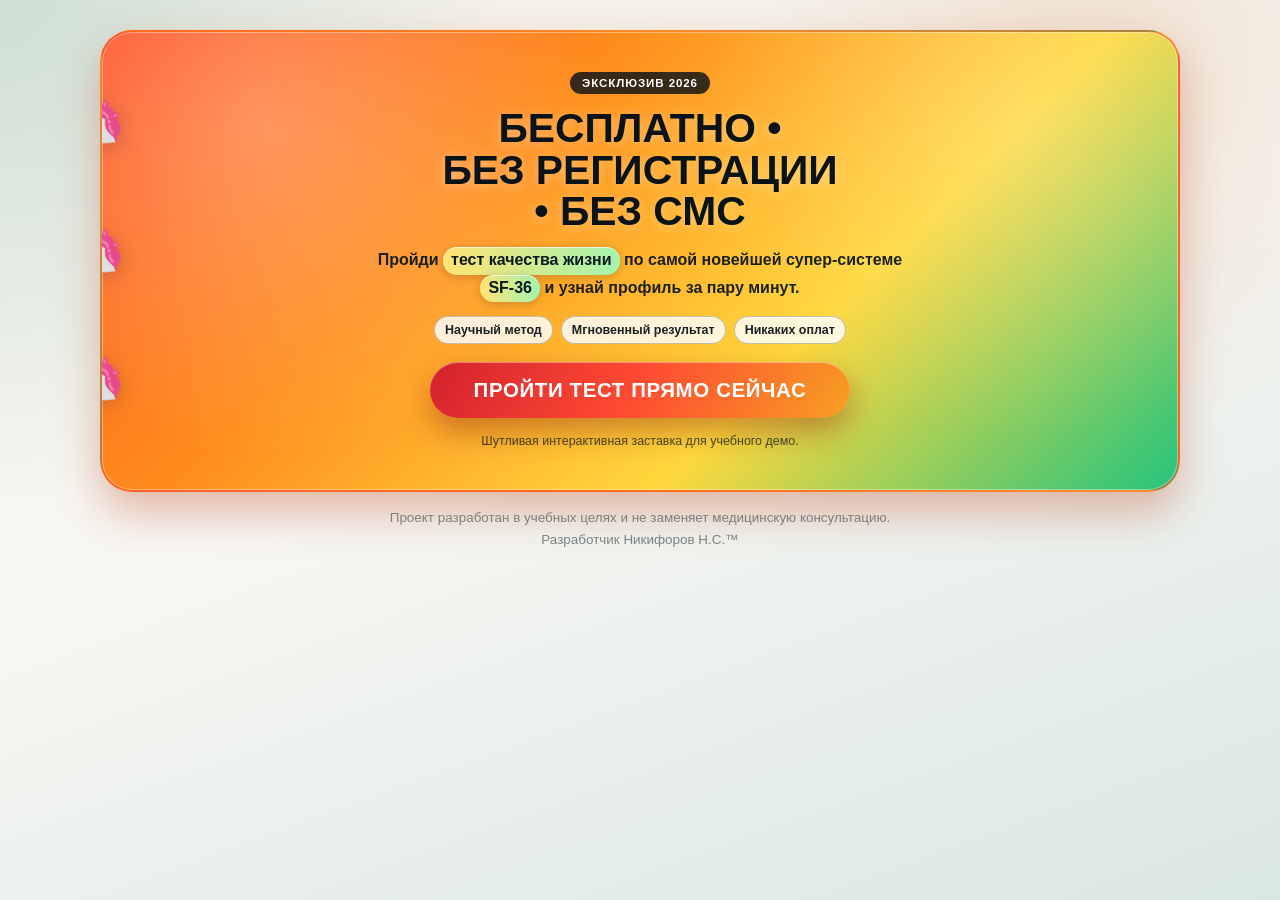
<file: index.html>
<!doctype html>
<html lang="ru">
  <head>
    <meta charset="utf-8">
    <meta name="viewport" content="width=device-width, initial-scale=1">
    <title>SF-36 | Старт</title>
    <meta
      name="description"
      content="Кликбейт-заставка для учебного демо SF-36 с переходом к тесту."
    >
    <link rel="stylesheet" href="styles.css">
  </head>
  <body>
    <div class="backdrop"></div>
    <div class="page-shell">
      <main class="app-frame">
        <section class="app-panel promo-panel">
          <div class="pony-parade" aria-hidden="true">
            <span class="pony-run pony-run--1">🦄</span>
            <span class="pony-run pony-run--2">🦄</span>
            <span class="pony-run pony-run--3">🦄</span>
          </div>
          <div class="promo-inner">
            <p class="promo-overline">Эксклюзив 2026</p>
            <h1 class="promo-title">
              БЕСПЛАТНО • <span class="promo-nowrap">БЕЗ РЕГИСТРАЦИИ</span> • БЕЗ СМС
            </h1>
            <p class="promo-subtitle">
              Пройди <span class="promo-highlight">тест качества жизни</span> по самой новейшей супер-системе <span class="promo-highlight">SF-36</span> и узнай профиль за пару минут.
            </p>

            <div class="promo-strip">
              <span class="promo-chip">Научный метод</span>
              <span class="promo-chip">Мгновенный результат</span>
              <span class="promo-chip">Никаких оплат</span>
            </div>

            <a class="promo-cta promo-cta-link" href="./test/">ПРОЙТИ ТЕСТ ПРЯМО СЕЙЧАС</a>
            <p class="promo-footnote">Шутливая интерактивная заставка для учебного демо.</p>
          </div>
        </section>
      </main>

      <footer class="site-signature">
        <p>Проект разработан в учебных целях и не заменяет медицинскую консультацию.</p>
        <p>Разработчик Никифоров Н.С.™</p>
      </footer>
    </div>
  </body>
</html>
</file>
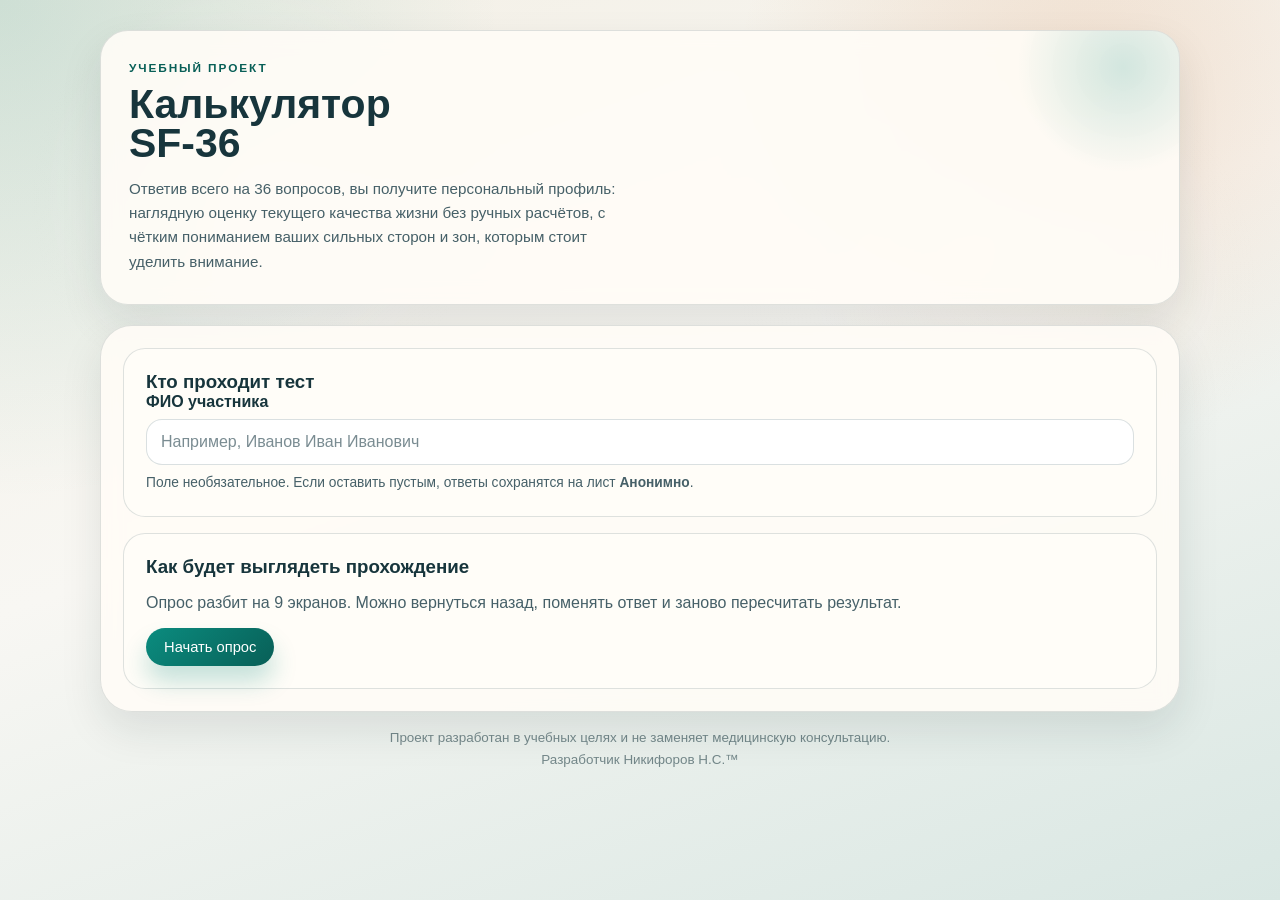
<file: test/index.html>
<!doctype html>
<html lang="ru">
  <head>
    <meta charset="utf-8">
    <meta name="viewport" content="width=device-width, initial-scale=1">
    <title>SF-36 | Учебный медицинский калькулятор</title>
    <meta
      name="description"
      content="Пошаговый учебный калькулятор SF-36 с расчетом восьми шкал качества жизни прямо в браузере."
    >
    <link rel="stylesheet" href="../styles.css">
  </head>
  <body>
    <div class="backdrop"></div>
    <div class="page-shell">
      <header class="hero">
        <div class="hero-copy">
          <p class="eyebrow">Учебный проект</p>
          <h1>Калькулятор SF-36</h1>
          <p class="hero-text">
            Ответив всего на 36 вопросов, вы получите персональный профиль: наглядную оценку текущего качества жизни без ручных расчётов, с чётким пониманием ваших сильных сторон и зон, которым стоит уделить внимание.
          </p>
        </div>
      </header>

      <main class="app-frame">
        <div id="app"></div>
      </main>

      <footer class="site-signature">
        <p>Проект разработан в учебных целях и не заменяет медицинскую консультацию.</p>
        <p>Разработчик Никифоров Н.С.™</p>
      </footer>
    </div>

    <script src="../config.js"></script>
    <script src="../app.js" defer></script>
  </body>
</html>
</file>
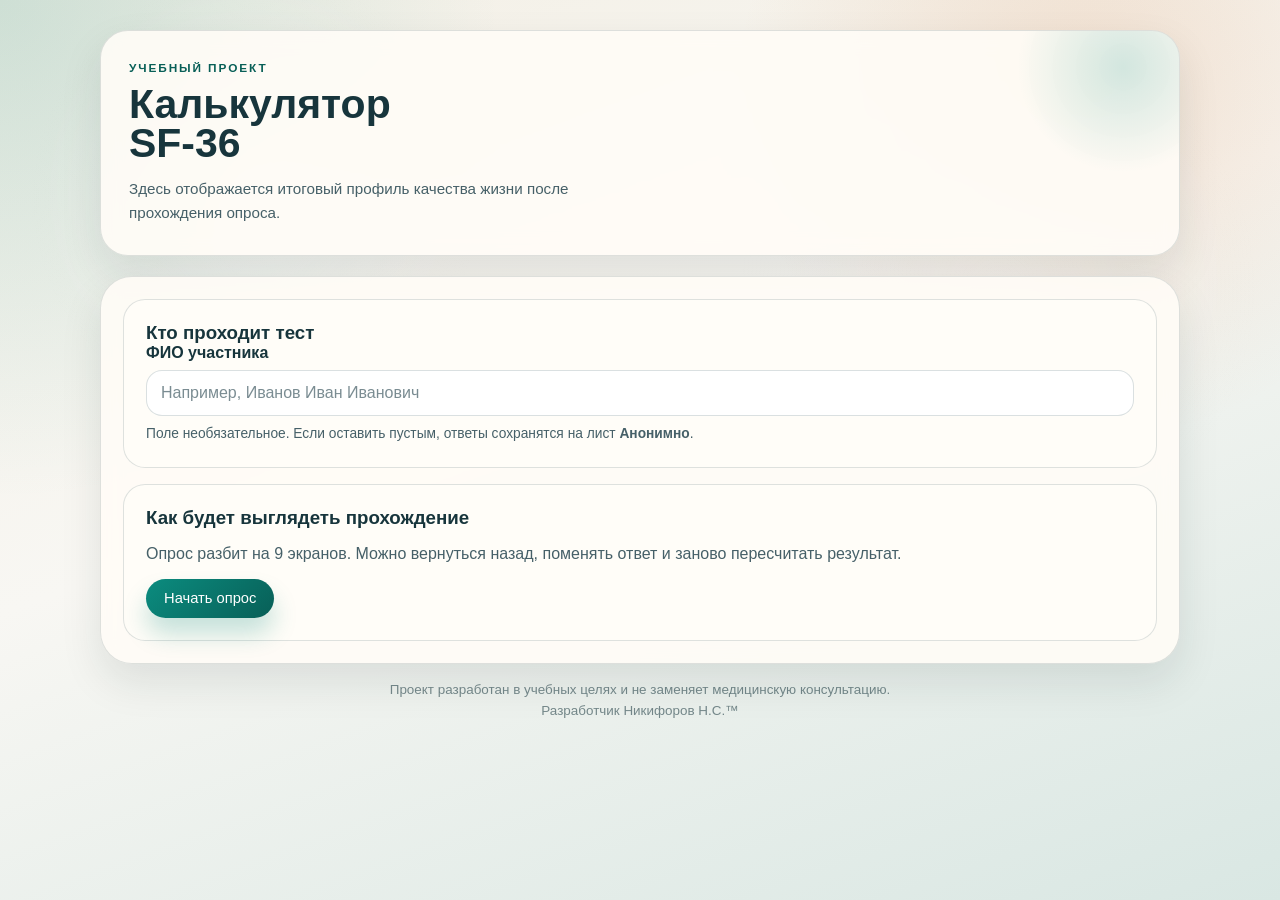
<file: test/result/index.html>
<!doctype html>
<html lang="ru">
  <head>
    <meta charset="utf-8">
    <meta name="viewport" content="width=device-width, initial-scale=1">
    <title>SF-36 | Результат</title>
    <meta
      name="description"
      content="Страница итогового результата SF-36 с профилем по 8 шкалам."
    >
    <link rel="stylesheet" href="../../styles.css">
  </head>
  <body>
    <div class="backdrop"></div>
    <div class="page-shell">
      <header class="hero">
        <div class="hero-copy">
          <p class="eyebrow">Учебный проект</p>
          <h1>Калькулятор SF-36</h1>
          <p class="hero-text">
            Здесь отображается итоговый профиль качества жизни после прохождения опроса.
          </p>
        </div>
      </header>

      <main class="app-frame">
        <div id="app"></div>
      </main>

      <footer class="site-signature">
        <p>Проект разработан в учебных целях и не заменяет медицинскую консультацию.</p>
        <p>Разработчик Никифоров Н.С.™</p>
      </footer>
    </div>

    <script src="../../config.js"></script>
    <script src="../../app.js" defer></script>
  </body>
</html>
</file>
<file: styles.css>
:root {
  --bg: #f3efe5;
  --bg-deep: #d9e7e3;
  --surface: rgba(255, 252, 247, 0.9);
  --surface-strong: #fffdf8;
  --surface-muted: #f5f2ea;
  --border: rgba(27, 62, 68, 0.14);
  --text: #17353c;
  --text-soft: #466068;
  --accent: #0b8c7f;
  --accent-soft: #d8f0ec;
  --accent-strong: #085f57;
  --warn: #d37d3f;
  --danger: #b95a52;
  --shadow: 0 18px 42px rgba(16, 39, 44, 0.1);
  --radius-xl: 28px;
  --radius-lg: 22px;
  --radius-md: 16px;
  --radius-sm: 12px;
  --font-heading: "Bahnschrift", "Trebuchet MS", "Segoe UI", sans-serif;
  --font-body: "Segoe UI Variable Text", "Segoe UI", "Trebuchet MS", sans-serif;
}

* {
  box-sizing: border-box;
}

html {
  scroll-behavior: smooth;
}

body {
  margin: 0;
  min-height: 100vh;
  font-family: var(--font-body);
  color: var(--text);
  background:
    radial-gradient(circle at top left, rgba(11, 140, 127, 0.16), transparent 32%),
    radial-gradient(circle at 85% 10%, rgba(211, 125, 63, 0.18), transparent 26%),
    linear-gradient(160deg, var(--bg) 0%, #f8f7f3 45%, var(--bg-deep) 100%);
}

.backdrop {
  position: fixed;
  inset: 0;
  background:
    radial-gradient(circle at 20% 22%, rgba(255, 255, 255, 0.38), transparent 18%),
    radial-gradient(circle at 78% 32%, rgba(255, 255, 255, 0.25), transparent 22%);
  pointer-events: none;
}

.page-shell {
  position: relative;
  z-index: 1;
  width: min(1080px, calc(100vw - 24px));
  margin: 0 auto;
  padding: 30px 0 42px;
}

.hero {
  display: grid;
  grid-template-columns: 1fr;
  gap: 20px;
  align-items: stretch;
  margin-bottom: 20px;
}

.hero-copy,
.note-card,
.app-panel,
.result-hero,
.scale-card,
.summary-card,
.question-card,
.status-banner {
  background: var(--surface);
  border: 1px solid var(--border);
  box-shadow: var(--shadow);
  backdrop-filter: blur(10px);
}

.hero-copy {
  border-radius: var(--radius-xl);
  padding: 30px 28px;
  position: relative;
  overflow: hidden;
}

.hero-copy::after {
  content: "";
  position: absolute;
  width: 220px;
  height: 220px;
  right: -54px;
  top: -74px;
  border-radius: 50%;
  background: radial-gradient(circle, rgba(11, 140, 127, 0.18), transparent 68%);
}

.eyebrow {
  margin: 0 0 10px;
  font-size: 0.74rem;
  letter-spacing: 0.16em;
  text-transform: uppercase;
  color: var(--accent-strong);
  font-weight: 700;
}

h1,
h2,
h3 {
  margin: 0;
  font-family: var(--font-heading);
}

h1 {
  font-size: clamp(1.85rem, 3.2vw, 3rem);
  line-height: 0.95;
  max-width: 10ch;
}

.hero-text {
  margin: 14px 0 0;
  max-width: 58ch;
  color: var(--text-soft);
  font-size: 0.95rem;
  line-height: 1.6;
}

.hero-notes {
  display: grid;
  gap: 16px;
}

.note-card {
  border-radius: var(--radius-lg);
  padding: 20px;
}

.note-card h2 {
  font-size: 0.96rem;
  margin-bottom: 8px;
}

.note-card p {
  margin: 0;
  color: var(--text-soft);
  line-height: 1.55;
}

.app-frame {
  min-height: 0;
}

.site-signature {
  margin-top: 12px;
  padding: 4px 10px 0;
}

.site-signature p {
  margin: 0;
  text-align: center;
  color: rgba(23, 53, 60, 0.56);
  font-size: 0.84rem;
  line-height: 1.45;
}

.site-signature p + p {
  margin-top: 2px;
}

.result-panel > .result-hero {
  display: none;
}

.app-panel {
  border-radius: 32px;
  padding: 22px;
  animation: rise-in 0.35s ease;
}

.app-panel--questions {
  background: rgba(255, 252, 247, 0.96);
  backdrop-filter: none;
}

.promo-panel {
  position: relative;
  overflow: hidden;
  border-width: 2px;
  border-color: rgba(255, 81, 24, 0.58);
  background:
    radial-gradient(circle at 15% 20%, rgba(255, 255, 255, 0.28), transparent 34%),
    radial-gradient(circle at 85% 20%, rgba(255, 255, 255, 0.2), transparent 32%),
    linear-gradient(135deg, #ff4f24 0%, #ff8d1d 34%, #ffd83d 66%, #24c47d 100%);
  box-shadow:
    0 20px 44px rgba(182, 58, 18, 0.34),
    inset 0 0 0 1px rgba(255, 255, 255, 0.36);
}

.promo-inner {
  position: relative;
  z-index: 1;
  display: grid;
  gap: 14px;
  justify-items: center;
  text-align: center;
  padding: 18px 14px 20px;
  color: #1b2124;
}

.promo-overline {
  margin: 0;
  padding: 5px 12px;
  border-radius: 999px;
  font-weight: 800;
  text-transform: uppercase;
  letter-spacing: 0.08em;
  font-size: 0.72rem;
  color: #fff;
  background: rgba(12, 18, 24, 0.82);
}

.promo-title {
  margin: 0;
  max-width: 18ch;
  font-size: clamp(1.5rem, 4.4vw, 2.55rem);
  line-height: 1.02;
  text-wrap: balance;
  color: #091318;
  text-shadow: 0 2px 12px rgba(255, 255, 255, 0.36);
}

.promo-nowrap {
  white-space: nowrap;
}

.promo-subtitle {
  margin: 0;
  max-width: 60ch;
  font-size: 1rem;
  line-height: 1.55;
  color: rgba(9, 20, 25, 0.92);
  font-weight: 600;
}

.promo-highlight {
  display: inline-block;
  padding: 1px 8px 2px;
  border-radius: 999px;
  font-weight: 800;
  color: #0b1b22;
  background: linear-gradient(90deg, rgba(255, 239, 125, 0.86), rgba(147, 255, 197, 0.86));
  box-shadow:
    0 2px 8px rgba(8, 15, 20, 0.2),
    inset 0 1px 0 rgba(255, 255, 255, 0.65);
}

.pony-parade {
  position: absolute;
  inset: 0;
  overflow: hidden;
  pointer-events: none;
  z-index: 0;
}

.pony-run {
  position: absolute;
  left: -170px;
  display: inline-flex;
  align-items: center;
  gap: 8px;
  font-size: clamp(2rem, 4vw, 2.8rem);
  line-height: 1;
  filter: drop-shadow(0 4px 10px rgba(19, 36, 44, 0.24));
}

.pony-run::before {
  content: "";
  width: clamp(80px, 11vw, 130px);
  height: clamp(10px, 1.3vw, 14px);
  border-radius: 999px;
  background: linear-gradient(90deg, #ff595e 0%, #ff924c 20%, #ffca3a 40%, #8ac926 60%, #4cc9f0 80%, #9d4edd 100%);
  opacity: 0.92;
  box-shadow: 0 0 12px rgba(255, 255, 255, 0.5);
}

.pony-run--1 {
  top: 14%;
  animation: pony-fly-1 10.8s linear infinite;
}

.pony-run--2 {
  top: 42%;
  animation: pony-fly-2 13.5s linear infinite;
  animation-delay: -4.4s;
}

.pony-run--3 {
  top: 70%;
  animation: pony-fly-3 11.7s linear infinite;
  animation-delay: -8.1s;
}

.promo-strip {
  display: flex;
  gap: 8px;
  flex-wrap: wrap;
  justify-content: center;
}

.promo-chip {
  display: inline-flex;
  align-items: center;
  padding: 6px 10px;
  border-radius: 999px;
  background: rgba(255, 255, 255, 0.82);
  border: 1px solid rgba(10, 20, 26, 0.24);
  font-size: 0.78rem;
  font-weight: 700;
}

.promo-cta {
  margin-top: 4px;
  border: none;
  border-radius: 999px;
  padding: 16px 30px;
  min-width: min(92vw, 420px);
  font-family: var(--font-heading);
  font-size: clamp(1rem, 2.2vw, 1.28rem);
  font-weight: 800;
  letter-spacing: 0.03em;
  color: #fff;
  background: linear-gradient(120deg, #d3212e 0%, #ff4a32 48%, #f7a022 100%);
  box-shadow:
    0 14px 30px rgba(123, 20, 13, 0.38),
    inset 0 1px 0 rgba(255, 255, 255, 0.42);
  cursor: pointer;
  animation: promo-pulse 1.35s ease-in-out infinite;
}

.promo-cta-link {
  display: inline-flex;
  justify-content: center;
  align-items: center;
  text-decoration: none;
}

.promo-cta:hover {
  transform: translateY(-1px);
}

.promo-footnote {
  margin: 2px 0 0;
  font-size: 0.78rem;
  color: rgba(9, 20, 25, 0.72);
}

.welcome-layout,
.result-layout {
  display: grid;
  gap: 22px;
}

.welcome-layout {
  grid-template-columns: 1fr;
}

.welcome-main {
  display: grid;
  gap: 16px;
}

.welcome-card {
  background: var(--surface-strong);
  border: 1px solid var(--border);
  border-radius: var(--radius-lg);
  padding: 22px;
}

.welcome-card p,
.welcome-card li,
.screen-subtitle,
.support-text,
.summary-copy,
.status-banner p,
.scale-footnote,
.question-hint {
  color: var(--text-soft);
}

.feature-grid {
  display: grid;
  grid-template-columns: repeat(3, minmax(0, 1fr));
  gap: 12px;
  margin-top: 16px;
}

.feature-item {
  background: linear-gradient(180deg, #ffffff, var(--surface-muted));
  border: 1px solid var(--border);
  border-radius: var(--radius-md);
  padding: 14px;
}

.feature-item strong,
.summary-value {
  display: block;
  font-family: var(--font-heading);
  font-size: 1.35rem;
}

.feature-item span,
.summary-label {
  display: block;
  margin-top: 8px;
  color: var(--text-soft);
}

.field-stack {
  display: grid;
  gap: 8px;
}

.field-label {
  font-weight: 700;
  color: var(--text);
}

.text-input {
  width: 100%;
  padding: 13px 14px;
  border-radius: var(--radius-md);
  border: 1px solid rgba(27, 62, 68, 0.16);
  background: rgba(255, 255, 255, 0.9);
  color: var(--text);
  font: inherit;
  transition: border-color 0.18s ease, box-shadow 0.18s ease, background 0.18s ease;
}

.text-input::placeholder {
  color: rgba(70, 96, 104, 0.72);
}

.text-input:focus {
  outline: none;
  border-color: rgba(11, 140, 127, 0.42);
  box-shadow: 0 0 0 4px rgba(11, 140, 127, 0.12);
  background: #fff;
}

.field-hint {
  margin: 0;
  color: var(--text-soft);
  font-size: 0.86rem;
  line-height: 1.5;
}

.checklist {
  display: grid;
  gap: 10px;
  margin: 0;
  padding: 0;
  list-style: none;
}

.checklist li {
  padding: 10px 12px;
  border-radius: var(--radius-sm);
  background: var(--surface-muted);
  border: 1px solid rgba(27, 62, 68, 0.08);
}

.button-row,
.screen-actions,
.result-actions {
  display: flex;
  flex-wrap: wrap;
  gap: 10px;
  align-items: center;
}

.btn {
  appearance: none;
  border: 0;
  border-radius: 999px;
  padding: 12px 18px;
  font-family: var(--font-heading);
  font-size: 0.92rem;
  line-height: 1;
  cursor: pointer;
  transition: transform 0.18s ease, box-shadow 0.18s ease, background 0.18s ease;
}

.btn:hover {
  transform: translateY(-1px);
}

.btn:focus-visible {
  outline: 3px solid rgba(11, 140, 127, 0.28);
  outline-offset: 2px;
}

.btn-primary {
  background: linear-gradient(135deg, var(--accent) 0%, var(--accent-strong) 100%);
  color: #fff;
  box-shadow: 0 16px 24px rgba(11, 140, 127, 0.24);
}

.btn-secondary {
  background: #fff;
  color: var(--text);
  border: 1px solid var(--border);
}

.btn-ghost {
  background: rgba(255, 255, 255, 0.5);
  color: var(--text);
  border: 1px dashed rgba(27, 62, 68, 0.22);
}

.btn[disabled] {
  opacity: 0.55;
  cursor: not-allowed;
  transform: none;
}

.draft-chip {
  display: inline-flex;
  align-items: center;
  gap: 8px;
  padding: 9px 13px;
  border-radius: 999px;
  background: var(--accent-soft);
  color: var(--accent-strong);
  font-weight: 600;
}

.screen-header {
  display: grid;
  gap: 10px;
  margin-bottom: 18px;
}

.screen-meta {
  display: flex;
  flex-wrap: wrap;
  gap: 10px;
  align-items: center;
  justify-content: space-between;
}

.screen-kicker {
  display: inline-flex;
  align-items: center;
  gap: 8px;
  padding: 7px 11px;
  border-radius: 999px;
  background: var(--accent-soft);
  color: var(--accent-strong);
  font-weight: 700;
}

.progress-shell {
  height: 10px;
  border-radius: 999px;
  background: rgba(23, 53, 60, 0.08);
  overflow: hidden;
}

.progress-bar {
  height: 100%;
  border-radius: inherit;
  background: linear-gradient(90deg, var(--accent) 0%, #59b89a 100%);
  transition: width 0.25s ease;
}

.screen-title {
  font-size: clamp(1.4rem, 1.9vw, 1.82rem);
}

.question-grid {
  display: grid;
  gap: 14px;
}

.question-card {
  border-radius: var(--radius-lg);
  padding: 18px;
  background: linear-gradient(180deg, rgba(255, 255, 255, 0.98), rgba(250, 246, 240, 0.96));
  backdrop-filter: none;
  box-shadow: 0 14px 28px rgba(16, 39, 44, 0.08);
  contain: layout paint;
  isolation: isolate;
  overflow: hidden;
}

.question-label {
  display: inline-flex;
  margin-bottom: 8px;
  padding: 5px 9px;
  border-radius: 999px;
  background: rgba(11, 140, 127, 0.1);
  color: var(--accent-strong);
  font-size: 0.74rem;
  font-weight: 700;
  letter-spacing: 0.04em;
}

.question-text {
  margin: 0;
  font-size: 0.98rem;
  line-height: 1.45;
}

.options-grid {
  display: grid;
  gap: 8px;
}

.options-grid--compact {
  grid-template-columns: repeat(auto-fit, minmax(136px, 1fr));
}

.question-response-shell {
  margin-top: 14px;
  padding: 14px 16px 12px;
  border-radius: var(--radius-md);
  border: 1px solid rgba(27, 62, 68, 0.08);
  background: linear-gradient(180deg, rgba(255, 255, 255, 0.98), rgba(245, 242, 234, 0.96));
  contain: layout paint;
  isolation: isolate;
}

.option-tile {
  position: relative;
  display: grid;
  gap: 4px;
  padding: 12px 14px;
  border-radius: var(--radius-md);
  border: 1px solid rgba(27, 62, 68, 0.12);
  background: linear-gradient(180deg, rgba(255, 255, 255, 0.96), rgba(247, 243, 236, 0.95));
  cursor: pointer;
  transition: transform 0.18s ease, border-color 0.18s ease, background 0.18s ease;
  min-height: 58px;
}

.option-tile:hover {
  transform: translateY(-1px);
  border-color: rgba(11, 140, 127, 0.35);
}

.option-tile input {
  position: absolute;
  opacity: 0;
  pointer-events: none;
}

.option-tile.is-selected {
  border-color: rgba(11, 140, 127, 0.52);
  background: linear-gradient(180deg, #ffffff, rgba(216, 240, 236, 0.95));
  box-shadow: inset 0 0 0 1px rgba(11, 140, 127, 0.18);
}

.option-label {
  font-weight: 700;
  font-size: 0.92rem;
  line-height: 1.32;
}

.option-value {
  font-size: 0.88rem;
  color: var(--text-soft);
}

.emoji-scale {
  display: flex;
  flex-wrap: nowrap;
  justify-content: space-between;
  gap: 12px;
}

.emoji-option {
  position: relative;
  display: flex;
  align-items: center;
  justify-content: center;
  width: 66px;
  height: 66px;
  border-radius: 50%;
  border: 2px solid rgba(27, 62, 68, 0.12);
  background: rgba(255, 255, 255, 0.72);
  cursor: pointer;
  transition: transform 0.18s ease, border-color 0.18s ease, box-shadow 0.18s ease, background 0.18s ease;
}

.emoji-option:hover {
  transform: translateY(-1px);
  border-color: rgba(11, 140, 127, 0.26);
}

.emoji-option input {
  position: absolute;
  opacity: 0;
  pointer-events: none;
}

.emoji-option.is-selected {
  border-color: rgba(11, 140, 127, 0.52);
  background: linear-gradient(180deg, #ffffff, rgba(216, 240, 236, 0.92));
  box-shadow: 0 10px 18px rgba(11, 140, 127, 0.12);
}

.emoji-face {
  font-size: 2.45rem;
  line-height: 1;
}

.emoji-caption {
  margin: 10px 0 0;
  min-height: 2.8em;
  color: var(--text-soft);
  font-size: 0.88rem;
  line-height: 1.4;
}

.status-banner {
  padding: 14px 16px;
  border-radius: var(--radius-md);
  border-left: 4px solid var(--warn);
}

.status-banner p {
  margin: 0;
}

.result-layout {
  grid-template-columns: 1.08fr 0.92fr;
  align-items: start;
}

.result-panel {
  display: grid;
  gap: 18px;
}

.result-hero {
  border-radius: var(--radius-xl);
  padding: 24px;
}

.result-hero--compact {
  display: grid;
  grid-template-columns: minmax(0, 1.45fr) minmax(300px, 0.95fr);
  gap: 16px;
  align-items: start;
}

.result-hero h2 {
  font-size: clamp(1.5rem, 2.1vw, 2.1rem);
}

.result-hero p {
  margin: 12px 0 0;
  max-width: 60ch;
  color: var(--text-soft);
  line-height: 1.6;
}

.result-person-chip {
  display: inline-flex;
  align-items: center;
  margin-top: 14px;
  padding: 9px 13px;
  border-radius: 999px;
  background: rgba(11, 140, 127, 0.1);
  border: 1px solid rgba(11, 140, 127, 0.16);
  color: var(--accent-strong);
  font-weight: 700;
}

.result-hero-stats {
  display: grid;
  grid-template-columns: repeat(3, minmax(0, 1fr));
  gap: 12px;
}

.summary-card--stat {
  min-height: 100%;
  background: rgba(255, 255, 255, 0.84);
}

.summary-value-suffix {
  margin-left: 4px;
  font-size: 0.92rem;
  color: var(--text-soft);
}

.summary-value--text {
  font-size: 1.08rem;
  line-height: 1.3;
}

.result-dashboard {
  display: grid;
  grid-template-columns: minmax(0, 220px) minmax(0, 1fr) minmax(0, 220px);
  grid-template-areas: "left center right";
  gap: 16px;
  align-items: start;
}

.result-side-stack {
  display: grid;
  gap: 12px;
}

.result-side-stack--left {
  grid-area: left;
}

.result-side-stack--right {
  grid-area: right;
}

.result-radar-card {
  grid-area: center;
  display: grid;
  gap: 16px;
  padding: 20px;
  border-radius: var(--radius-xl);
  border: 1px solid rgba(27, 62, 68, 0.12);
  background: linear-gradient(180deg, rgba(255, 255, 255, 0.96), rgba(247, 243, 236, 0.98));
  box-shadow: 0 18px 36px rgba(16, 39, 44, 0.1);
}

.result-hero-stats {
  display: none;
}

.result-orbit-layout {
  display: grid;
}

.result-radar-card--orbit {
  gap: 0;
  padding: 18px;
}

.metrics-matrix {
  display: grid;
  grid-template-columns: repeat(3, minmax(0, 1fr));
  gap: 14px;
  align-items: stretch;
}

.matrix-slot {
  min-width: 0;
}

.matrix-slot .metric-orbit {
  height: 100%;
  min-height: 190px;
}

.matrix-center {
  display: grid;
  place-items: center;
  min-height: 190px;
  border-radius: var(--radius-md);
  border: 1px dashed rgba(27, 62, 68, 0.14);
  background: rgba(255, 255, 255, 0.66);
  padding: 8px;
}

.matrix-center .radar-human-shell {
  width: 170px;
}

.matrix-center .radar-chart-wrap {
  width: 100%;
}

.radar-highlight {
  display: grid;
  grid-template-columns: auto 1fr;
  gap: 12px;
  align-items: center;
}

.radar-highlight-emoji {
  display: grid;
  place-items: center;
  width: 72px;
  height: 72px;
  border-radius: 50%;
  font-size: 2.35rem;
  background: radial-gradient(circle at 30% 30%, rgba(255, 255, 255, 0.96), rgba(255, 234, 188, 0.96));
  box-shadow: 0 12px 24px rgba(240, 161, 26, 0.18);
}

.radar-highlight h3 {
  font-size: 1.04rem;
  line-height: 1.35;
}

.radar-chart-wrap {
  display: flex;
  justify-content: center;
  align-items: flex-end;
}

.radar-human-shell {
  width: 138px;
  display: grid;
  justify-items: center;
  gap: 8px;
}

.radar-human-figure {
  position: relative;
  width: 100%;
}

.radar-human {
  width: 100%;
  height: auto;
  filter: drop-shadow(0 8px 12px rgba(16, 39, 44, 0.1));
}

.human-meter-base {
  fill: rgba(23, 53, 60, 0.06);
}

.human-meter-outline {
  fill: none;
  stroke: rgba(27, 62, 68, 0.62);
  stroke-width: 2;
}

.human-meter-label {
  font-family: var(--font-heading);
  font-size: 1.15rem;
  color: var(--accent-strong);
}

.human-meter-label--overlay {
  position: absolute;
  left: 50%;
  top: 46%;
  transform: translate(-50%, -50%);
  padding: 5px 10px;
  border-radius: 999px;
  background: rgba(255, 255, 255, 0.88);
  box-shadow: 0 6px 14px rgba(16, 39, 44, 0.14);
  line-height: 1;
}

.radar-chart-shell {
  position: relative;
  width: min(100%, 360px);
  aspect-ratio: 1;
}

.radar-chart {
  width: 100%;
  height: 100%;
}

.radar-grid-polygon,
.radar-grid-spoke {
  fill: none;
  stroke: rgba(27, 62, 68, 0.12);
}

.radar-grid-polygon {
  stroke-width: 1.15;
}

.radar-grid-spoke {
  stroke-width: 1;
}

.radar-data-fill {
  fill: rgba(240, 161, 26, 0.18);
}

.radar-data-line {
  fill: none;
  stroke: #f0a11a;
  stroke-width: 4;
  stroke-linejoin: round;
}

.radar-marker {
  fill: #fff6e6;
  stroke: #f0a11a;
  stroke-width: 3;
}

.radar-side-badge {
  width: 90px;
  height: 90px;
  border-radius: 50%;
  border: 1px solid rgba(27, 62, 68, 0.12);
  background: rgba(255, 255, 255, 0.96);
  box-shadow: 0 10px 24px rgba(16, 39, 44, 0.12);
  display: grid;
  place-items: center;
  text-align: center;
  margin-bottom: 22px;
}

.radar-side-badge strong {
  display: block;
  font-family: var(--font-heading);
  font-size: 1.7rem;
  line-height: 1;
}

.radar-side-badge span {
  display: block;
  margin-top: 2px;
  font-size: 0.78rem;
  color: var(--text-soft);
}

.radar-caption {
  margin: 0;
  text-align: center;
  color: var(--text-soft);
  line-height: 1.55;
}

.metric-orbit {
  display: grid;
  gap: 9px;
  padding: 12px 13px;
  border-radius: var(--radius-md);
  border: 1px solid rgba(27, 62, 68, 0.12);
  background: rgba(255, 255, 255, 0.92);
  box-shadow: 0 10px 20px rgba(16, 39, 44, 0.08);
}

.metric-orbit--physical {
  border-color: rgba(11, 140, 127, 0.18);
}

.metric-orbit--mind {
  border-color: rgba(240, 161, 26, 0.22);
}

.metric-orbit-head {
  display: grid;
  grid-template-columns: auto 1fr;
  gap: 10px;
  align-items: center;
}

.metric-emoji {
  display: grid;
  place-items: center;
  width: 42px;
  height: 42px;
  border-radius: 50%;
  font-size: 1.46rem;
  background: linear-gradient(180deg, rgba(255, 255, 255, 0.96), rgba(239, 246, 244, 0.96));
}

.metric-name {
  font-weight: 700;
  line-height: 1.2;
}

.metric-group {
  margin-top: 2px;
  font-size: 0.74rem;
  color: var(--text-soft);
}

.metric-value {
  font-family: var(--font-heading);
  font-size: 1.58rem;
  line-height: 1;
}

.metric-value span {
  margin-left: 4px;
  font-size: 0.78rem;
  color: var(--text-soft);
}

.metric-track {
  height: 8px;
  border-radius: 999px;
  background: rgba(23, 53, 60, 0.08);
  overflow: hidden;
}

.metric-track-fill {
  height: 100%;
  border-radius: inherit;
  background: linear-gradient(90deg, var(--warn) 0%, #f0b562 38%, #74c89e 100%);
}

.metric-band {
  font-size: 0.82rem;
  font-weight: 600;
  color: var(--text-soft);
}

.result-insights {
  display: grid;
  grid-template-columns: repeat(3, minmax(0, 1fr));
  gap: 14px;
  align-items: start;
}

.result-insights--single {
  grid-template-columns: minmax(0, 1fr);
}

.result-insights--single > .summary-card:not(.summary-card--sync) {
  display: none;
}

.result-insights .result-actions {
  align-content: flex-start;
}

.summary-card--sync {
  min-height: 100%;
}

.summary-card--muted {
  background: rgba(255, 255, 255, 0.82);
}

.summary-card--info {
  background: linear-gradient(180deg, rgba(216, 240, 236, 0.88), rgba(255, 255, 255, 0.92));
}

.summary-card--success {
  background: linear-gradient(180deg, rgba(220, 243, 232, 0.92), rgba(255, 255, 255, 0.94));
  border-color: rgba(11, 140, 127, 0.2);
}

.summary-card--danger {
  background: linear-gradient(180deg, rgba(255, 239, 236, 0.94), rgba(255, 255, 255, 0.94));
  border-color: rgba(185, 90, 82, 0.22);
}

.sync-chip {
  display: inline-flex;
  align-items: center;
  margin-top: 14px;
  padding: 8px 12px;
  border-radius: 999px;
  background: rgba(11, 140, 127, 0.1);
  color: var(--accent-strong);
  font-size: 0.84rem;
  font-weight: 700;
}

.sync-chip--ghost {
  background: rgba(23, 53, 60, 0.06);
  color: var(--text-soft);
}

.result-actions--sync {
  margin-top: 14px;
}

.result-actions--single-line {
  flex-wrap: nowrap;
  overflow-x: auto;
  padding-bottom: 2px;
}

.result-actions--single-line .btn {
  flex: 0 0 auto;
}

.result-actions--footer {
  justify-content: center;
}

.summary-grid,
.result-scale-grid {
  display: grid;
  gap: 16px;
}

.summary-grid {
  grid-template-columns: repeat(3, minmax(0, 1fr));
  margin-top: 18px;
}

.summary-card {
  border-radius: var(--radius-md);
  padding: 16px;
}

.result-scale-grid {
  grid-template-columns: repeat(2, minmax(0, 1fr));
}

.scale-card {
  border-radius: var(--radius-lg);
  padding: 18px;
}

.scale-group-label {
  margin-bottom: 10px;
  font-size: 0.82rem;
  font-weight: 700;
  letter-spacing: 0.08em;
  text-transform: uppercase;
  color: var(--accent-strong);
}

.scale-card h3 {
  font-size: 1rem;
  line-height: 1.35;
}

.scale-score {
  margin-top: 12px;
  font-family: var(--font-heading);
  font-size: 2rem;
  line-height: 1;
}

.scale-meter {
  margin-top: 12px;
  height: 10px;
  border-radius: 999px;
  background: rgba(23, 53, 60, 0.08);
  overflow: hidden;
}

.scale-meter-fill {
  height: 100%;
  border-radius: inherit;
  background: linear-gradient(90deg, var(--warn) 0%, #f0b562 40%, #74c89e 100%);
}

.scale-footnote {
  margin-top: 10px;
  line-height: 1.55;
}

.result-side {
  display: grid;
  gap: 16px;
}

.summary-copy {
  margin: 10px 0 0;
  line-height: 1.6;
}

.mini-list {
  display: grid;
  gap: 8px;
  margin: 12px 0 0;
}

.mini-item {
  display: flex;
  align-items: center;
  justify-content: space-between;
  gap: 12px;
  padding: 10px 12px;
  border-radius: var(--radius-sm);
  background: var(--surface-muted);
  border: 1px solid rgba(27, 62, 68, 0.08);
}

.mini-name {
  font-weight: 700;
}

.mini-score {
  font-family: var(--font-heading);
}

.support-text {
  margin: 0;
  font-size: 0.86rem;
  line-height: 1.5;
}

.empty-state {
  padding: 18px;
  border-radius: var(--radius-md);
  background: rgba(255, 255, 255, 0.72);
  border: 1px dashed rgba(27, 62, 68, 0.18);
}

@keyframes rise-in {
  from {
    opacity: 0;
    transform: translateY(10px);
  }
  to {
    opacity: 1;
    transform: translateY(0);
  }
}

@keyframes promo-pulse {
  0% {
    transform: scale(1);
    box-shadow:
      0 14px 30px rgba(123, 20, 13, 0.38),
      0 0 0 0 rgba(214, 46, 35, 0.5);
  }
  70% {
    transform: scale(1.03);
    box-shadow:
      0 16px 34px rgba(123, 20, 13, 0.45),
      0 0 0 20px rgba(214, 46, 35, 0);
  }
  100% {
    transform: scale(1);
    box-shadow:
      0 14px 30px rgba(123, 20, 13, 0.38),
      0 0 0 0 rgba(214, 46, 35, 0);
  }
}

@keyframes pony-fly-1 {
  0% {
    transform: translateX(0) translateY(0) rotate(-3deg) scale(1);
  }
  25% {
    transform: translateX(36vw) translateY(-12px) rotate(3deg) scale(1.02);
  }
  50% {
    transform: translateX(74vw) translateY(8px) rotate(-2deg) scale(0.98);
  }
  100% {
    transform: translateX(122vw) translateY(-6px) rotate(2deg) scale(1);
  }
}

@keyframes pony-fly-2 {
  0% {
    transform: translateX(0) translateY(0) rotate(2deg) scale(0.92);
  }
  30% {
    transform: translateX(42vw) translateY(10px) rotate(-3deg) scale(0.96);
  }
  60% {
    transform: translateX(82vw) translateY(-14px) rotate(2deg) scale(0.9);
  }
  100% {
    transform: translateX(124vw) translateY(6px) rotate(-2deg) scale(0.92);
  }
}

@keyframes pony-fly-3 {
  0% {
    transform: translateX(0) translateY(0) rotate(-2deg) scale(1.08);
  }
  20% {
    transform: translateX(28vw) translateY(-8px) rotate(2deg) scale(1.04);
  }
  55% {
    transform: translateX(70vw) translateY(12px) rotate(-3deg) scale(1.1);
  }
  100% {
    transform: translateX(124vw) translateY(-4px) rotate(2deg) scale(1.08);
  }
}

@media (prefers-reduced-motion: reduce) {
  .promo-cta {
    animation: none;
  }

  .pony-run {
    animation: none;
  }
}

@media (max-width: 980px) {
  .hero,
  .welcome-layout,
  .result-layout {
    grid-template-columns: 1fr;
  }

  .result-hero--compact,
  .result-dashboard,
  .result-orbit-layout,
  .result-insights {
    grid-template-columns: 1fr;
  }

  .result-dashboard {
    grid-template-areas:
      "center"
      "left"
      "right";
  }

  .result-side-stack {
    grid-template-columns: repeat(2, minmax(0, 1fr));
  }

  .metrics-matrix {
    grid-template-columns: repeat(2, minmax(0, 1fr));
    gap: 12px;
  }

  .matrix-center {
    grid-column: 1 / -1;
    min-height: 180px;
  }

  .feature-grid,
  .summary-grid,
  .result-scale-grid {
    grid-template-columns: 1fr;
  }
}

@media (max-width: 720px) {
  .page-shell {
    width: min(100vw - 18px, 1180px);
    padding-top: 18px;
    padding-bottom: 26px;
  }

  .hero-copy,
  .app-panel,
  .result-hero,
  .result-radar-card,
  .scale-card,
  .summary-card,
  .question-card,
  .note-card {
    padding: 18px;
  }

  .screen-meta {
    align-items: flex-start;
  }

  .btn,
  .draft-chip,
  .screen-kicker {
    width: 100%;
    justify-content: center;
  }

  .promo-inner {
    padding: 12px 4px 14px;
    gap: 10px;
  }

  .promo-title {
    max-width: 12ch;
  }

  .promo-subtitle {
    font-size: 0.9rem;
  }

  .promo-cta {
    width: 100%;
    min-width: 0;
    padding: 14px 12px;
  }

  .button-row,
  .screen-actions,
  .result-actions {
    flex-direction: column;
    align-items: stretch;
  }

  .emoji-scale {
    flex-wrap: wrap;
    justify-content: center;
  }

  .result-hero-stats,
  .result-side-stack {
    grid-template-columns: 1fr;
  }

  .metrics-matrix {
    grid-template-columns: 1fr;
  }

  .matrix-center {
    grid-column: auto;
    min-height: 170px;
  }

  .matrix-center .radar-human-shell {
    width: 150px;
  }

  .radar-highlight {
    grid-template-columns: 1fr;
    justify-items: center;
    text-align: center;
  }

  .radar-highlight-emoji {
    width: 66px;
    height: 66px;
    font-size: 2.1rem;
  }

  .radar-chart-wrap {
    justify-content: center;
    align-items: center;
  }

  .radar-human-shell {
    width: 118px;
  }

  .radar-side-badge {
    width: 80px;
    height: 80px;
    margin-bottom: 0;
    border-radius: 18px;
  }

  .radar-side-badge strong {
    font-size: 1.45rem;
  }

  .emoji-option {
    width: 58px;
    height: 58px;
  }

  .emoji-face {
    font-size: 2.1rem;
  }
}
</file>
